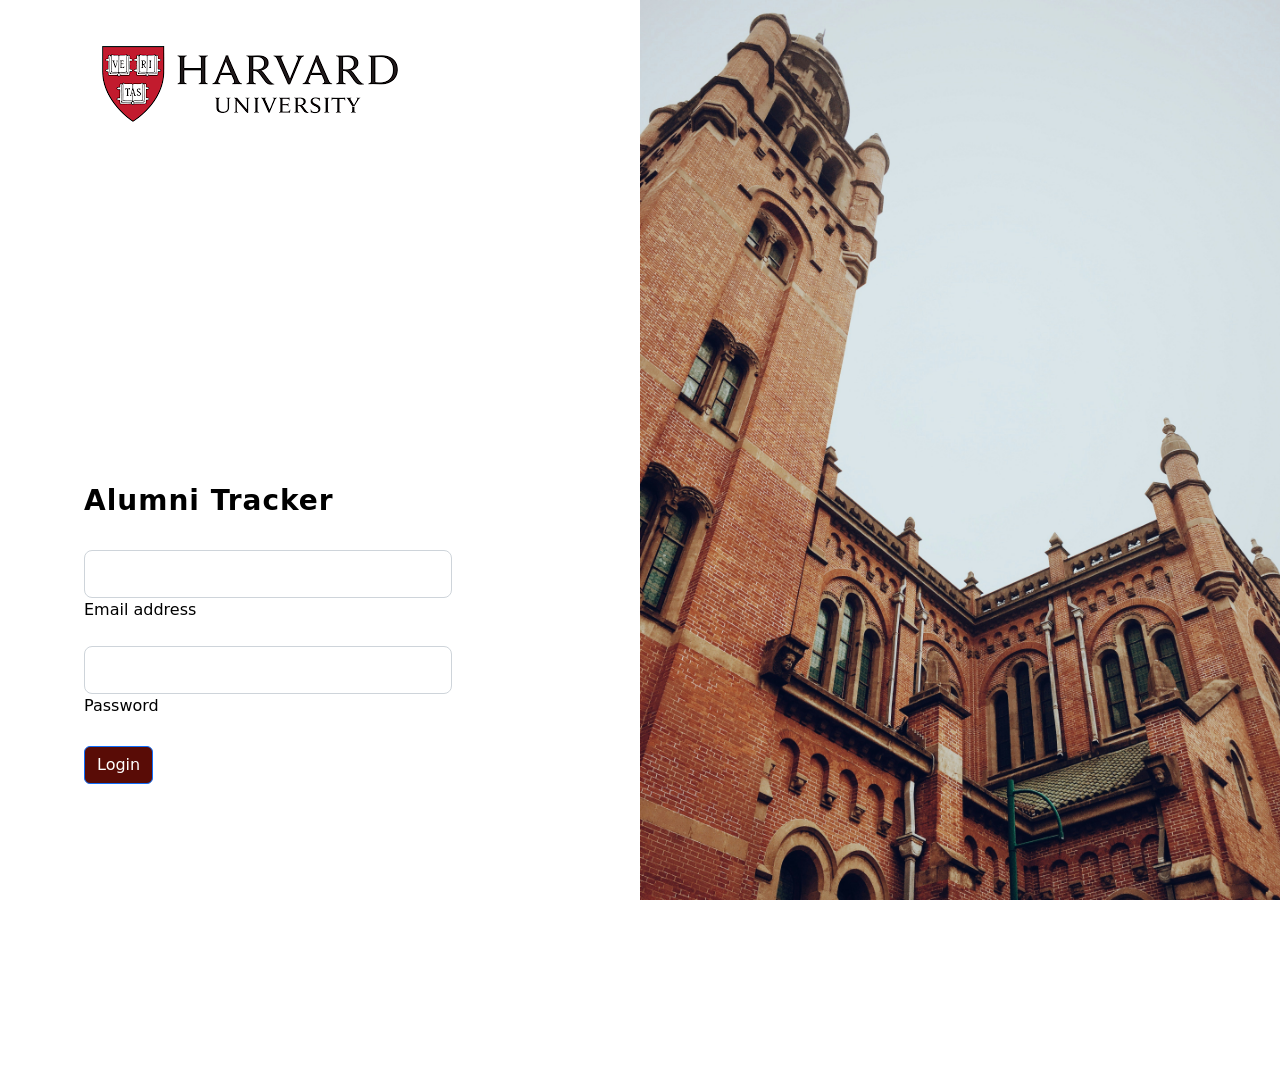
<file: galvez_alumni/startbootstrap-sb-admin-gh-pages/login.html>
<!DOCTYPE html>
<html lang="en">

<head>
    <meta charset="UTF-8">
    <meta name="viewport" content="width=device-width, initial-scale=1.0">
    <title>Your Page Title</title>
    <!-- Additional meta tags, stylesheets, and scripts can be included here -->
    <link rel="stylesheet" type="text/css" href="css/styles.css">


</head>

<body>
    <section class="vh-100">
        <div class="container-fluid">
            <div class="row">
                <div class="col-sm-6 text-black">

                    <div class="px-5 ms-xl-4">
                        <i class="fas fa-crow fa-2x me-3 pt-5 mt-xl-4" style="color: #709085;"></i>
                        <img src="harvard logo.png"
                        alt="Login image" >
                        
                    </div>

                    <div class="d-flex align-items-center h-custom-2 px-5 ms-xl-4 mt-4 pt-4 pt-xl-0 mt-xl-n4">
                        <form style="width: 23rem;" action="login.php" mwthod="get">
                            <h3 class="fw-normal mb-3 pb-3" style="letter-spacing: 1px;"><b>Alumni Tracker</b></h3>
                            <div class="form-outline mb-3">
                                <input name="emailaddress" type="email" id="form2Example18" class="form-control form-control-lg" />
                                <label class="form-label" for="form2Example18">Email address</label>
                            </div>
                            <div class="form-outline mb-3">
                                <input name="password" type="password" id="form2Example28" class="form-control form-control-lg" />
                                <label class="form-label" for="form2Example28">Password</label>
                            </div>
                            <div class="pt-1 mb-3">
                                <input type="submit" name="btnsubmit" id="btnsubmit" class="btn btn-primary" value="Login" style="background-color: #590c06;">
                            </div>
                        </form>
                    </div>
                    
                    
                    
                    

                </div>
                <div class="col-sm-6 px-0 d-none d-sm-block">
                    <img src="christopher-KGJFJw0Nw4o-unsplash.jpg"
                        alt="Login image" class="w-100 vh-100" style="object-fit: cover; object-position: left;">
                </div>
            </div>
        </div>
    </section>
</body>

</html>
</file>
